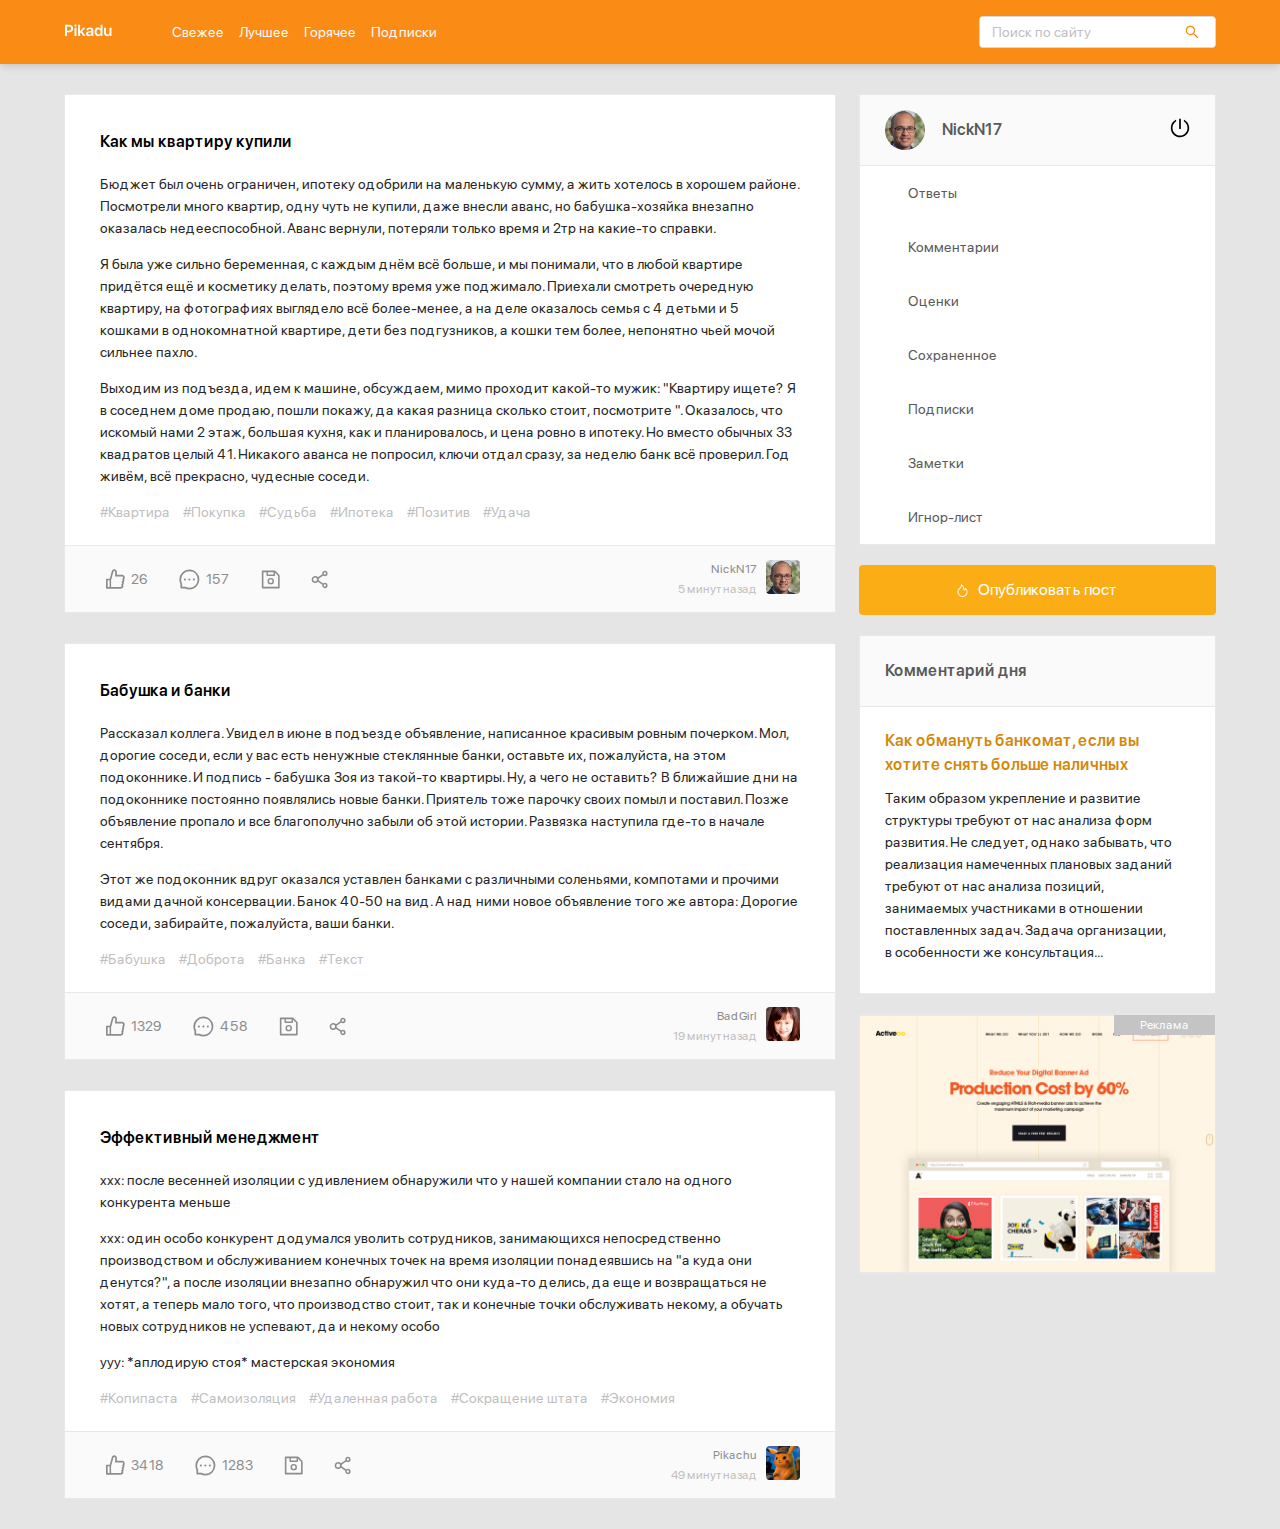
<file: index.html>
<!DOCTYPE html>
<html lang="ru">
<head>
  <meta charset="UTF-8">
  <meta name="viewport" content="width=device-width, initial-scale=1.0">
  <title>Pikadu - главная</title>
  <link rel="stylesheet" href="css/normalize.css">
  <link rel="stylesheet" href="css/style.css">
</head>
<body>
  <header class="header">
    <div class="header-wrapper">
      <a href="/" class="header-logo">
        <img class="header-logo-image" src="img/logo.svg" alt="Logo: Pikadu">
      </a>
      <nav class="header-nav">
        <ul class="header-menu">
          <li class="header-menu-item"><a href="#" class="header-menu-link">Свежее</a></li>
          <li class="header-menu-item"><a href="#" class="header-menu-link">Лучшее</a></li>
          <li class="header-menu-item"><a href="#" class="header-menu-link">Горячее</a></li>
          <li class="header-menu-item"><a href="#" class="header-menu-link">Подписки</a></li>
        </ul>
      </nav>
      <!-- /.header-nav -->
      <div class="input-group search">
        <input type="search" class="search-input" placeholder="Поиск по сайту">
        <button class="search-button">
          <img src="img/search.svg" alt="icon: search" class="search-icon">
        </button>
      </div>
      <!-- /.input-group -->
      <a href="#" class="menu-toggle" id="menu-toggle">
        <span></span>
        <span></span>
        <span></span>
      </a>
    </div>
    <!-- /.header-wrapper -->
  </header>

<div class="content">
  <main class="posts">
    <section class="post">
      <div class="post-body">
        <h2 class="post-title">Как мы квартиру купили</h2>
        <p class="post-text">Бюджет был очень ограничен, ипотеку одобрили на маленькую сумму, а жить хотелось в хорошем районе. Посмотрели много квартир, одну чуть не купили, даже внесли аванс, но бабушка-хозяйка внезапно оказалась недееспособной. Аванс вернули, потеряли только время и 2тр на какие-то справки.</p>
        <p class="post-text">Я была уже сильно беременная, с каждым днём всё больше, и мы понимали, что в любой квартире придётся ещё и косметику делать, поэтому время уже поджимало. Приехали смотреть очередную квартиру, на фотографиях выглядело всё более-менее, а на деле оказалось семья с 4 детьми и 5 кошками в однокомнатной квартире, дети без подгузников, а кошки тем более, непонятно чьей мочой сильнее пахло.</p>
        <p class="post-text">Выходим из подъезда, идем к машине, обсуждаем, мимо проходит какой-то мужик: "Квартиру ищете? Я в соседнем доме продаю, пошли покажу, да какая разница сколько стоит, посмотрите ". Оказалось, что искомый нами 2 этаж, большая кухня, как и планировалось, и цена ровно в ипотеку. Но вместо обычных 33 квадратов целый 41. Никакого аванса не попросил, ключи отдал сразу, за неделю банк всё проверил. Год живём, всё прекрасно, чудесные соседи.</p>
        <div class="tags">
          <a href="#" class="tag">#Квартира</a>
          <a href="#" class="tag">#Покупка</a>
          <a href="#" class="tag">#Судьба</a>
          <a href="#" class="tag">#Ипотека</a>
          <a href="#" class="tag">#Позитив</a>
          <a href="#" class="tag">#Удача</a>
        </div>
        <!-- /.tags -->
      </div>
      <!-- /.post-body -->
      <div class="post-footer">
        <div class="post-buttons">
          <button class="post-button likes">
            <svg width="19" height="20" class="icon icon-like">
              <use xlink:href="img/icons.svg#like"></use>
            </svg>
            <span class="likes-counter">26</span>
          </button>
          <button class="post-button comments">
            <svg width="21" height="21" class="icon icon-comment">
              <use xlink:href="img/icons.svg#comment"></use>
            </svg>
            <span class="comments-counter">157</span>
          </button>
          <button class="post-button save">
            <svg width="19" height="19" class="icon icon-save">
              <use xlink:href="img/icons.svg#save"></use>
            </svg>
          </button>
          <button class="post-button share">
            <svg width="17" height="19" class="icon icon-share">
              <use xlink:href="img/icons.svg#share"></use>
            </svg>
          </button>
        </div>
        <!-- /.post-buttons -->
        <div class="post-author">
          <div class="author-about">
            <a href="#" class="author-username">NickN17</a>
            <span class="post-time">5 минут назад</span>
          </div>
          <a href="" class="author-link"><img src="img/avatar.jpg" alt="avatar" class="author-avatar"></a>
        </div>
        <!-- /.post author -->
      </div>
      <!-- /.post-footer -->
    </section>
    <section class="post">
      <div class="post-body">
        <h2 class="post-title">Бабушка и банки</h2>
        <p class="post-text">Рассказал коллега. Увидел в июне в подъезде объявление, написанное красивым ровным почерком. Мол, дорогие соседи, если у вас есть ненужные стеклянные банки, оставьте их, пожалуйста, на этом подоконнике. И подпись - бабушка Зоя из такой-то квартиры. Ну, а чего не оставить? В ближайшие дни на подоконнике постоянно появлялись новые банки. Приятель тоже парочку своих помыл и поставил. Позже объявление пропало и все благополучно забыли об этой истории. Развязка наступила где-то в начале сентября.</p>
        <p class="post-text">Этот же подоконник вдруг оказался уставлен банками с различными соленьями, компотами и прочими видами дачной консервации. Банок 40-50 на вид. А над ними новое объявление того же автора: Дорогие соседи, забирайте, пожалуйста, ваши банки.</p>
        <div class="tags">
          <a href="#" class="tag">#Бабушка</a>
          <a href="#" class="tag">#Доброта</a>
          <a href="#" class="tag">#Банка</a>
          <a href="#" class="tag">#Текст</a>
        </div>
        <!-- /.tags -->
      </div>
      <!-- /.post-body -->
      <div class="post-footer">
        <div class="post-buttons">
          <button class="post-button likes">
            <svg width="19" height="20" class="icon icon-like">
              <use xlink:href="img/icons.svg#like"></use>
            </svg>
            <span class="likes-counter">1329</span>
          </button>
          <button class="post-button comments">
            <svg width="21" height="21" class="icon icon-comment">
              <use xlink:href="img/icons.svg#comment"></use>
            </svg>
            <span class="comments-counter">458</span>
          </button>
          <button class="post-button save">
            <svg width="19" height="19" class="icon icon-save">
              <use xlink:href="img/icons.svg#save"></use>
            </svg>
          </button>
          <button class="post-button share">
            <svg width="17" height="19" class="icon icon-share">
              <use xlink:href="img/icons.svg#share"></use>
            </svg>
          </button>
        </div>
        <!-- /.post-buttons -->
        <div class="post-author">
          <div class="author-about">
            <a href="#" class="author-username">BadGirl</a>
            <span class="post-time">19 минут назад</span>
          </div>
          <a href="" class="author-link"><img src="img/avatar1.jpg" alt="avatar" class="author-avatar"></a>
        </div>
        <!-- /.post author -->
      </div>
      <!-- /.post-footer -->
    </section>
    <section class="post">
      <div class="post-body">
        <h2 class="post-title">Эффективный менеджмент</h2>
        <p class="post-text">xxx: после весенней изоляции с удивлением обнаружили что у нашей компании стало на одного конкурента меньше</p>
        <p class="post-text">xxx: один особо конкурент додумался уволить сотрудников, занимающихся непосредственно производством и обслуживанием конечных точек на время изоляции понадеявшись на "а куда они денутся?", а после изоляции внезапно обнаружил что они куда-то делись, да еще и возвращаться не хотят, а теперь мало того, что производство стоит, так и конечные точки обслуживать некому, а обучать новых сотрудников не успевают, да и некому особо</p>
        <p class="post-text">yyy: *аплодирую стоя* мастерская экономия</p>
        <div class="tags">
          <a href="#" class="tag">#Копипаста</a>
          <a href="#" class="tag">#Самоизоляция</a>
          <a href="#" class="tag">#Удаленная работа</a>
          <a href="#" class="tag">#Сокращение штата</a>
          <a href="#" class="tag">#Экономия</a>
        </div>
        <!-- /.tags -->
      </div>
      <!-- /.post-body -->
      <div class="post-footer">
        <div class="post-buttons">
          <button class="post-button likes">
            <svg width="19" height="20" class="icon icon-like">
              <use xlink:href="img/icons.svg#like"></use>
            </svg>
            <span class="likes-counter">3418</span>
          </button>
          <button class="post-button comments">
            <svg width="21" height="21" class="icon icon-comment">
              <use xlink:href="img/icons.svg#comment"></use>
            </svg>
            <span class="comments-counter">1283</span>
          </button>
          <button class="post-button save">
            <svg width="19" height="19" class="icon icon-save">
              <use xlink:href="img/icons.svg#save"></use>
            </svg>
          </button>
          <button class="post-button share">
            <svg width="17" height="19" class="icon icon-share">
              <use xlink:href="img/icons.svg#share"></use>
            </svg>
          </button>
        </div>
        <!-- /.post-buttons -->
        <div class="post-author">
          <div class="author-about">
            <a href="#" class="author-username">Pikachu</a>
            <span class="post-time">49 минут назад</span>
          </div>
          <a href="" class="author-link"><img src="img/avatar2.jpg" alt="avatar" class="author-avatar"></a>
        </div>
        <!-- /.post author -->
      </div>
      <!-- /.post-footer -->
    </section>
  </main>
  <!-- /.posts -->
  <aside class="sidebar">
    <div class="user">
      <a href="#" class="user-info">
        <img width="40" height="40" src="img/avatar.jpg" alt="photo: user" class="user-avatar">
        <span class="user-name">NickN17</span>
      </a>
      <!-- /.user-info -->
      <a href="#" class="exit">
        <svg class="icon icon-exit">
          <use xlink:href="img/icons.svg#exit"></use>
        </svg>
      </a>
      <!-- /.exit -->
    </div>
    <!-- /.user -->
    <nav class="sidebar-nav">
      <ul class="sidebar-menu">
        <li class="sidebar-menu-item">
          <a href="#" class="sidebar-menu-link">Ответы</a>
        </li>
        <li class="sidebar-menu-item">
          <a href="#" class="sidebar-menu-link active">Комментарии</a>
        </li>
        <li class="sidebar-menu-item">
          <a href="#" class="sidebar-menu-link">Оценки</a>
        </li>
        <li class="sidebar-menu-item">
          <a href="#" class="sidebar-menu-link">Сохраненное</a>
        </li>
        <li class="sidebar-menu-item">
          <a href="#" class="sidebar-menu-link">Подписки</a>
        </li>
        <li class="sidebar-menu-item">
          <a href="#" class="sidebar-menu-link">Заметки</a>
        </li>
        <li class="sidebar-menu-item">
          <a href="#" class="sidebar-menu-link">Игнор-лист</a>
        </li>
      </ul>
    </nav>
    <a href="new-post.html" class="button button-new-post">
      <svg class="icon icon-fire">
        <use xlink:href="img/icons.svg#fire"></use>
      </svg>
      Опубликовать пост
    </a>
    <div class="card">
      <div class="card-header">
        <h2 class="card-title">Комментарий дня</h2>
      </div>
      <!-- /.card-header -->
      <div class="card-body">
        <a href="#" class="card-body-title">Как обмануть банкомат, если вы хотите снять больше наличных</a>
        <p class="card-text">Таким образом укрепление и развитие структуры требуют от нас анализа форм развития. Не следует, однако забывать, что реализация намеченных плановых заданий требуют от нас анализа позиций, занимаемых участниками в отношении поставленных задач. Задача организации, в особенности же консультация...</p>
      </div>
      <!-- /.card-body -->
    </div>
    <!-- /.card -->
    <a href="#" class="promo"></a>
  </aside>
  <!-- /.sidebar -->
</div>
<!-- /.content -->
<script src="js/main.js"></script>
</body>
</html>
</file>
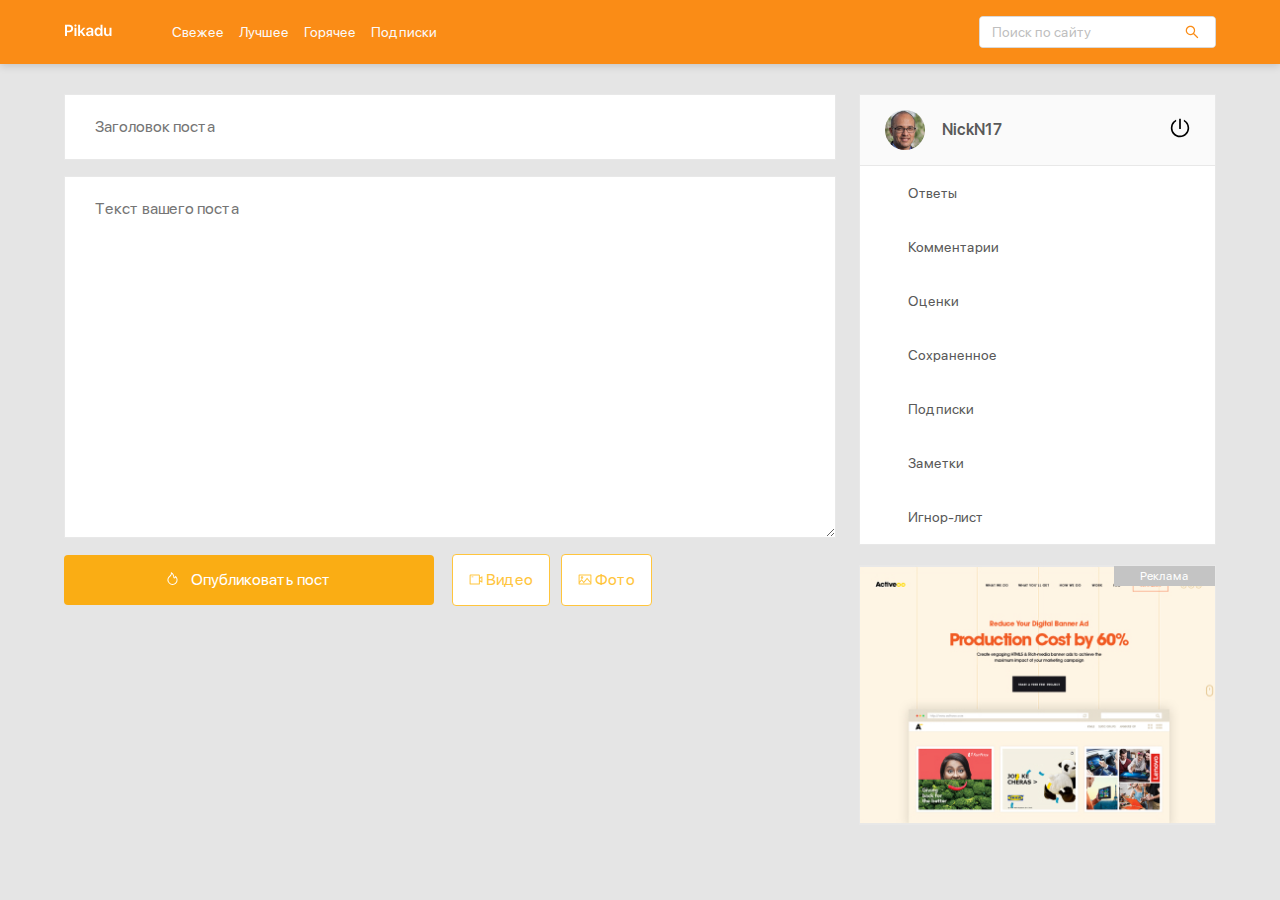
<file: new-post.html>
<!DOCTYPE html>
<html lang="ru">
<head>
  <meta charset="UTF-8">
  <meta name="viewport" content="width=device-width, initial-scale=1.0">
  <title>Pikadu - Новый пост</title>
  <link rel="stylesheet" href="css/normalize.css">
  <link rel="stylesheet" href="css/style.css">
</head>
<body>
  <header class="header">
    <div class="header-wrapper">
      <a href="/" class="header-logo">
        <img class="header-logo-image" src="img/logo.svg" alt="Logo: Pikadu">
      </a>
      <nav class="header-nav">
        <ul class="header-menu">
          <li class="header-menu-item"><a href="#" class="header-menu-link">Свежее</a></li>
          <li class="header-menu-item"><a href="#" class="header-menu-link">Лучшее</a></li>
          <li class="header-menu-item"><a href="#" class="header-menu-link">Горячее</a></li>
          <li class="header-menu-item"><a href="#" class="header-menu-link">Подписки</a></li>
        </ul>
      </nav>
      <!-- /.header-nav -->
      <div class="input-group search">
        <input type="search" class="search-input" placeholder="Поиск по сайту">
        <button class="search-button">
          <img src="img/search.svg" alt="icon: search" class="search-icon">
        </button>
      </div>
      <!-- /.input-group -->
      <a href="#" class="menu-toggle" id="menu-toggle">
        <span></span>
        <span></span>
        <span></span>
      </a>
    </div>
    <!-- /.header-wrapper -->
  </header>

<div class="content">
  <main class="posts">
    <form action="" class="add-post">
      <input type="text" name="post-title" class="add-title" placeholder="Заголовок поста">
      <textarea name="post-text" id="text" class="add-text" placeholder="Текст вашего поста"></textarea>
      <div class="add-buttons">
        <button type="submit" class="button add-button">
          <svg class="icon icon-fire">
            <use xlink:href="img/icons.svg#fire"></use>
          </svg>
        Опубликовать пост
        </button>
        <button class="button button-outline">
          <svg class="icon icon-video">
            <use xlink:href="img/icons.svg#video"></use>
          </svg>
          Видео
        </button>
        <button class="button button-outline">
          <svg class="icon icon-photo">
            <use xlink:href="img/icons.svg#photo"></use>
          </svg>
          Фото
        </button>
      </div>
    </form>
  </main>
  <!-- /.posts -->
  <aside class="sidebar">
    <div class="user">
      <a href="#" class="user-info">
        <img width="40" height="40" src="img/avatar.jpg" alt="photo: user" class="user-avatar">
        <span class="user-name">NickN17</span>
      </a>
      <!-- /.user-info -->
      <a href="#" class="exit">
        <svg class="icon icon-exit">
          <use xlink:href="img/icons.svg#exit"></use>
        </svg>
      </a>
      <!-- /.exit -->
    </div>
    <!-- /.user -->
    <nav class="sidebar-nav">
      <ul class="sidebar-menu">
        <li class="sidebar-menu-item">
          <a href="#" class="sidebar-menu-link">Ответы</a>
        </li>
        <li class="sidebar-menu-item">
          <a href="#" class="sidebar-menu-link active">Комментарии</a>
        </li>
        <li class="sidebar-menu-item">
          <a href="#" class="sidebar-menu-link">Оценки</a>
        </li>
        <li class="sidebar-menu-item">
          <a href="#" class="sidebar-menu-link">Сохраненное</a>
        </li>
        <li class="sidebar-menu-item">
          <a href="#" class="sidebar-menu-link">Подписки</a>
        </li>
        <li class="sidebar-menu-item">
          <a href="#" class="sidebar-menu-link">Заметки</a>
        </li>
        <li class="sidebar-menu-item">
          <a href="#" class="sidebar-menu-link">Игнор-лист</a>
        </li>
      </ul>
    </nav>
    <a href="#" class="promo"></a>
  </aside>
  <!-- /.sidebar -->
</div>
<!-- /.content -->
<script src="js/main.js"></script>
</body>
</html>
</file>
<file: css/style.css>
@font-face {
  font-family: "SFProDisplay-Regular";
  src:  local("SFProDisplay-Regular"),
        url("../fonts/SFProDisplay-Regular.woff") format("woff"), 
        url("../fonts/SFProDisplay-Regular.woff2") format("woff2");
  font-weight: normal;
}
@font-face {
  font-family: "SFProDisplay-Semibold";
  src:  local("SFProDisplay-Semibold"),
        url("../fonts/SFProDisplay-Semibold.woff") format("woff"), 
        url("../fonts/SFProDisplay-Semibold.woff2") format("woff2");
  font-weight: bold;
}
* {
  box-sizing: border-box;
}
body {
  font-family: "SFProDisplay-Regular", sans-serif;
  background: #E5E5E5;
}
.header {
  background: #FA8C16;
  padding-top: 16px;
  padding-bottom: 16px;
  box-shadow: 0px 2px 8px rgba(0, 0, 0, 0.15);
  margin-bottom: 30px;
}
.header-wrapper {
  max-width: 1200px;
  width: 90%;
  margin: auto;
  display: flex;
  justify-content: space-between;
  align-items: center;
}
.header-nav {
  margin-left: 60px;
  margin-right: auto;
}
.header-menu {
  display: flex;
  list-style: none;
  padding: 0;
  margin: 0;
}
.header-menu-link {
  text-decoration: none;
  color: #FAFAFA;
  margin-right: 15px;
  font-size: 14px;
  line-height: 22px;
}
.input-group {
  max-width: 237px;
  width: 60%;
  height: 32px;
  position: relative;
  background: #FFFFFF;
  border-radius: 4px;
  overflow: hidden;
  border: 1px solid #D9D9D9;
}
.search-input {
  width: 80%;
  height: 100%;
  border: none;
  font-size: 14px;
  line-height: 22px;
  padding-left: 12px;
}
.search-button {
  height: 100%;
  width: 20%;
  border: none;
  background: #FFFFFF;
  position: absolute;
  right: 0;
  top: 0;
  cursor: pointer;
  display: flex;
  align-items: center;
  justify-content: center;
}
.search-input::-moz-placeholder {
  color: #BFBFBF;
}
.search-input::-webkit-input-placeholder {
  color: #BFBFBF;
}
.search-input:-ms-input-placeholder {
  color: #BFBFBF;
}
.search-input::-ms-input-placeholder {
  color: #BFBFBF;
}
.search-input::placeholder {
  color: #BFBFBF;
}
.menu-toggle {
  display: none;
}
.content {
  max-width: 1200px;
  width: 90%;
  margin: auto;
  display: flex;
  align-items: flex-start;
  justify-content: space-between;
}
.posts {
  width: 67%;
}
.post {
  background: #FFFFFF;
  border: 1px solid #E8E8E8;
  margin-bottom: 30px;
}
.post-body {
  padding-top: 35px;
  padding-right: 35px;
  padding-left: 35px;
  padding-bottom: 0;
}
.post-title {
  font-family: "SFProDisplay-Semibold", sans-serif;
  margin-top: 0;
  margin-bottom: 19px;
  font-weight: 600;
  font-size: 16px;
  line-height: 24px;
}
.post-text {
  color: #262626;
  font-size: 14px;
  line-height: 22px;
}
.tags {
  margin-bottom: 22px;
}
.tag {
  color: #BFBFBF;
  font-size: 14px;
  line-height: 22px;
  margin-right: 10px;
  text-decoration: none;
}
.post-footer {
  border-top: 1px solid #E8E8E8;
  background: #FAFAFA;
  display: flex;
  justify-content: space-between;
  padding-left: 35px;
  padding-right: 35px;
  padding-top: 13px;
  padding-bottom: 13px;
}
.post-buttons {
  display: flex;
  align-items: center;
}
.post-button 
.icon {
  fill: #8C8C8C;
}
.icon-like, .icon-comment {
  margin-right: 6px;
}
.post-button {
  background-color: transparent;
  border: none;
  color: #8C8C8C;
  display: flex;
  align-items: center;
  font-size: 14px;
  line-height: 22px;
  margin-right: 19px;
  cursor: pointer;
}
.post-author {
  display: flex;
  align-items: center;
  text-align: right;
}
.author-avatar {
  width: 34px;
  height: 34px;
  margin-left: 9px;
  border-radius: 4px;
}
.author-username {
  display: block;
  color: #8C8C8C;
  font-size: 12px;
  line-height: 20px;
  text-decoration: none;
}
.post-time {
  color: #BFBFBF;
  font-size: 12px;
  line-height: 20px;
}
.sidebar {
  width: 31%;
}
.user {
  background-color: #FAFAFA;
  border: 1px solid #E8E8E8;
  padding: 15px 25px;
  display: flex;
  align-items: center;
  justify-content: space-between;
}
.user-info {
  display: flex;
  align-items: center;
  text-decoration: none;
}
.user-avatar {
  border-radius: 50%;
  margin-right: 17px;
}
.user-name {
  font-family: "SFProDisplay-Semibold", sans-serif;
  font-size: 16px;
  line-height: 24px;
  color: #595959;
}
.icon-exit {
  width: 20px;
  height: 20px;
  fill: #000000;
}
.sidebar-nav {
  background-color: #fff;
}
.sidebar-menu {
  margin: 0;
  border: 1px solid #E8E8E8;
  border-top: none;
  list-style-type: none;
  padding: 0;
}
.sidebar-menu-link {
  text-decoration: none;
  font-size: 14px;
  line-height: 22px;
  color: #595959;
  padding: 16px 48px;
  display: inline-block;
  width: 100%;
  background-color: #fff;
}
.sidebar-menu-link:hover {
  background-color: #FFFBE6;
}
.sidebar-menu-link:active {
  background-color: #FFFBE6;
  border-right: 3px solid #FAAD14;
}
.button {
  background: #FAAD14;
  border-radius: 4px;
  border: none;
  text-decoration: none;
  color: #fff;
  font-size: 16px;
  line-height: 24px;
  padding: 13px;
  cursor: pointer;
}
.button-outline {
  background: #FFFFFF;
  border: 1px solid #FFC53D;
  border-radius: 4px;
  color: #FFC53D;
  padding-right: 16px;
  padding-left: 16px;
  cursor: pointer;
}
.button-outline .icon {
  width: 14px;
  height: 11px;
  fill: #FFC53D;
}
.button-new-post {
  display: flex;
  align-items: center;
  justify-content: center;
  width: 100%;
  margin-top: 20px;
}
.icon-fire {
  fill: #fff;
  width: 11px;
  height: 13px;
  margin-right: 10px;
}
.card {
  background: #FFFFFF;
  border: 1px solid #E8E8E8;
  margin-top: 20px;
}
.card-header {
  background: #FAFAFA;
  border-bottom: 1px solid #E8E8E8;
  padding: 23px 25px;
}
.card-title {
  margin: 0;
  font-family: "SFProDisplay-Semibold", sans-serif;
  font-size: 16px;
  line-height: 24px;
  color: #595959;
}
.card-body {
  padding: 22px 40px 20px 25px;
}
.card-body-title {
  margin: 0 0 10px;
  text-decoration: none;
  font-family: "SFProDisplay-Semibold", sans-serif;
  font-size: 16px;
  line-height: 24px;
  color: #D48806;
}
.card-text {
  font-size: 14px;
  line-height: 22px;
  color: #262626;
  margin: 10px 0;
}
.promo {
  display: block;
  background: #fff url('../img/promo.jpg') no-repeat center center / cover;
  width: 100%;
  height: 260px;
  border: 1px solid #E8E8E8;
  margin-top: 20px;
  position: relative;
}
.promo::before {
  content: "Реклама";
  position: absolute;
  right: 0;
  top: 0;
  background: #C4C4C4;
  padding-left: 26px;
  padding-right: 26px;
  font-size: 12px;
  line-height: 20px;
  text-align: center;
  color: #FFFFFF;
}
.add-post {
  display: flex;
  flex-direction: column;
}
.add-title, .add-text {
  background: #FFFFFF;
  border: 1px solid #E8E8E8;
  padding: 23px 30px;
  margin-bottom: 16px;
}
.add-text {
  min-height: 362px;
}
.add-button {
  width: 100%;
  max-width: 370px;
  margin-right: 2%;
}
.add-post .button-outline {
  margin-right: 1%;
}
@media (max-width: 990px) {
  .menu-toggle {
    display: flex;
    flex-direction: column;
    justify-content: space-between;
    width: 30px;
    height: 20px;
    margin-left: 12px;
  }
  .menu-toggle span {
    height: 2px;
    width: 100%;
    background-color: #fff;
  }
  .header {
    position: fixed;
    z-index: 100;
    right: 0;
    left: 0;
    top: 0;
    width: 100%;
  }
  .content {
    margin-top: 94px;
    margin-bottom: 60px;
  }
  .sidebar {
    position: fixed;
    z-index: 101;
    top: 64px;
    right: 0;
    bottom: 0;
    height: calc(100% - 64px);
    max-width: 320px;
    width: 100%;
    background-color: #fff;
    box-shadow:1px 1px 10px rgba(0, 0, 0, 0.15);
    padding: 30px;
    transform: translateX(100%);
    transition: transform 0.2s;
    overflow-y: auto;
  }
  .sidebar.visible {
    transform: translateX(0);
  }
  .posts {
    width: 100%;
  }
  .header-nav {
    display: none;
  }
  .header-menu {
    width: 90%;
    margin: auto;
  }
}
@media (max-width: 676px) {
  .add-buttons {
    display: flex;
    flex-direction: column;
  }
  .add-button {
    width: 100%;
    max-width: 100%;
  }
  .add-post .button-outline {
    margin-right: 0;
    margin-top: 10px;
  }
}
@media (max-width: 576px) {
  .post-footer {
    flex-direction: column;
  }
  .post-author {
    margin-top: 30px;
  }
  .author-avatar {
    margin-left: 0;
    margin-right: 10px;
  }
  .author-about {
    order: 2;
    text-align: left;
  }
  .add-button {
    width: 100%;
  }
}
</file>
